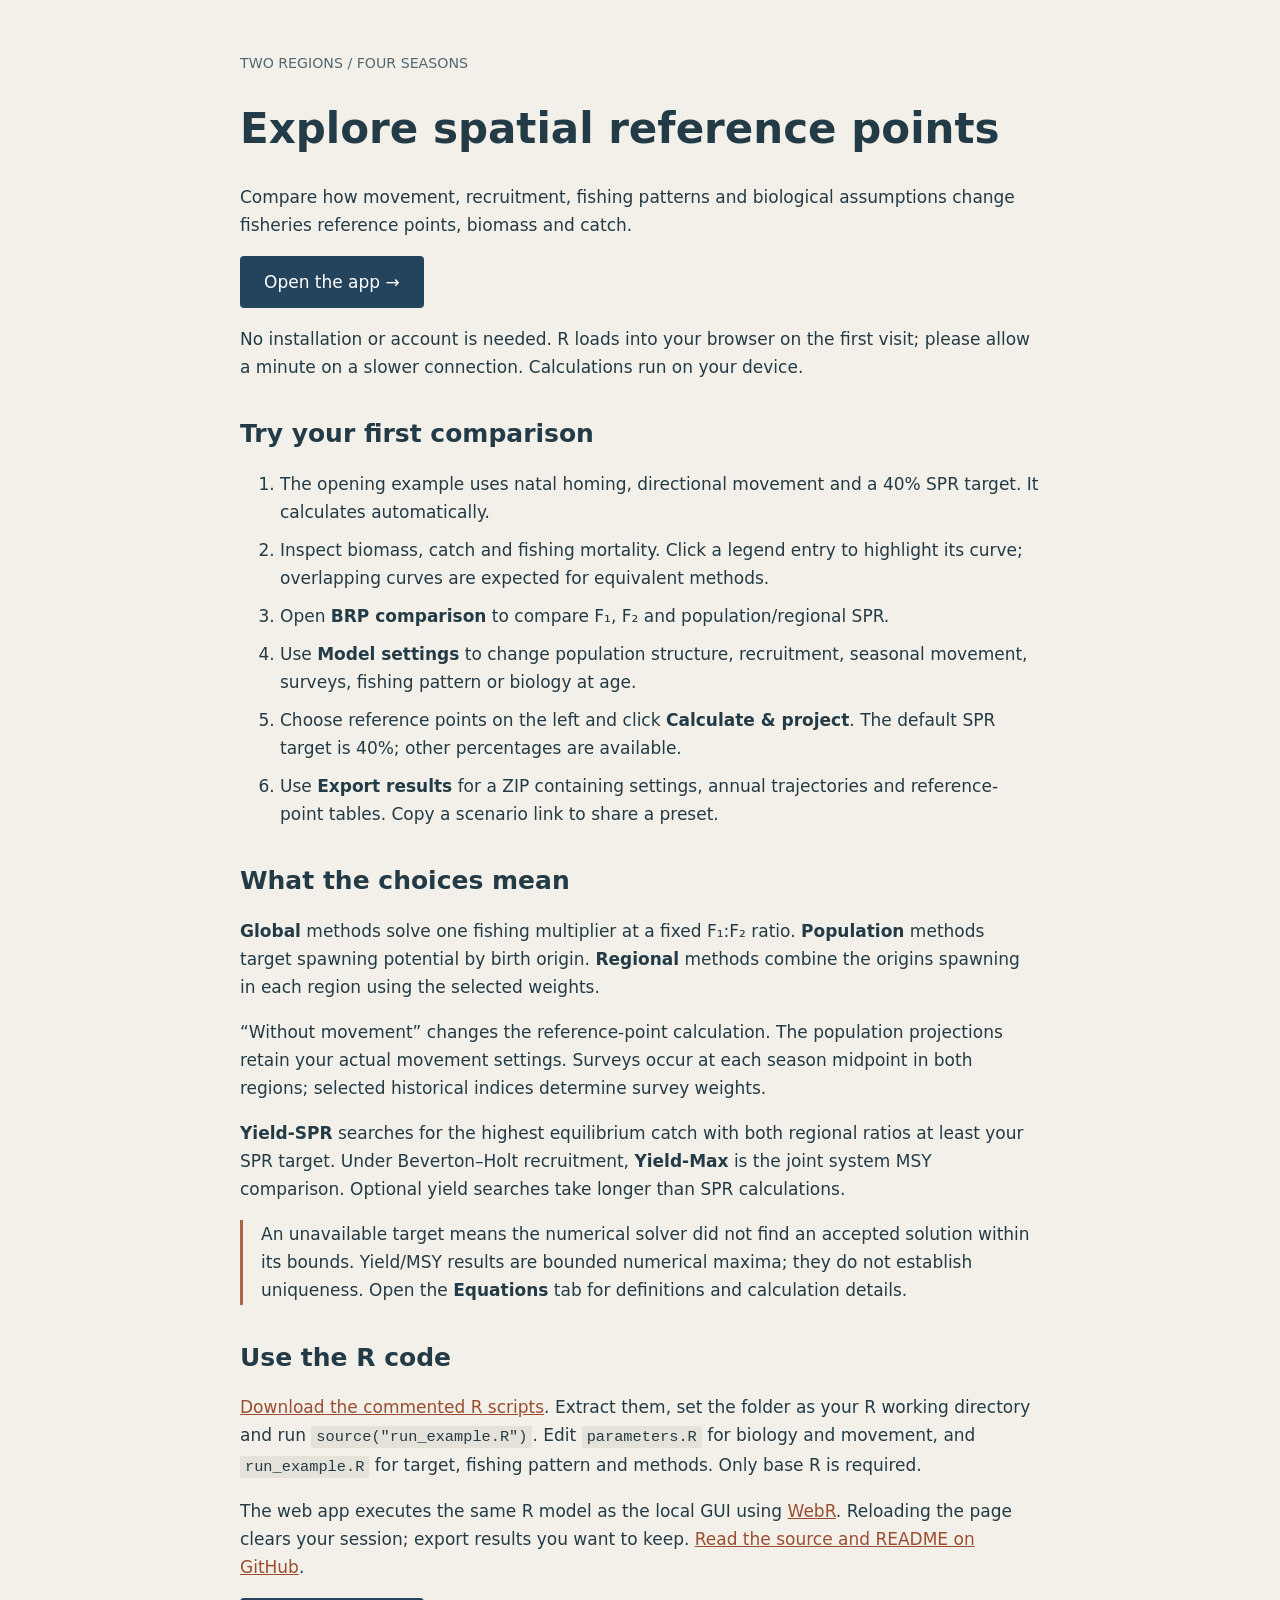
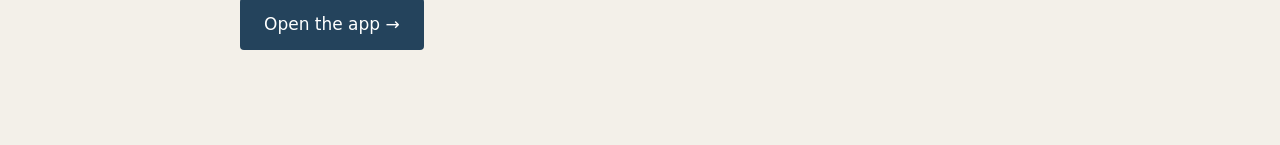
<file: web/guide.html>
<!doctype html>
<html lang="en">
<meta charset="utf-8"><meta name="viewport" content="width=device-width, initial-scale=1">
<title>Quick start · Spatial BRP explorer</title>
<style>
body{margin:0;background:#f3f0e9;color:#233b46;font:17px/1.65 system-ui,sans-serif}main{max-width:800px;margin:auto;padding:48px 24px 80px}a{color:#9b4d30}h1,h2{line-height:1.2}h1{font-size:42px}h2{margin-top:38px;font-size:25px}.button{display:inline-block;padding:12px 24px;background:#24435c;color:white;text-decoration:none;border-radius:4px}code{font-size:.9em;background:#e5e2da;padding:2px 5px}li{margin:10px 0}.note{border-left:3px solid #aa6748;padding-left:18px}small{color:#536771}
</style>
<main>
<small>TWO REGIONS / FOUR SEASONS</small>
<h1>Explore spatial reference points</h1>
<p>Compare how movement, recruitment, fishing patterns and biological assumptions change fisheries reference points, biomass and catch.</p>
<p><a class="button" href="./">Open the app →</a></p>
<p>No installation or account is needed. R loads into your browser on the first visit; please allow a minute on a slower connection. Calculations run on your device.</p>
<h2>Try your first comparison</h2>
<ol>
<li>The opening example uses natal homing, directional movement and a 40% SPR target. It calculates automatically.</li>
<li>Inspect biomass, catch and fishing mortality. Click a legend entry to highlight its curve; overlapping curves are expected for equivalent methods.</li>
<li>Open <strong>BRP comparison</strong> to compare F₁, F₂ and population/regional SPR.</li>
<li>Use <strong>Model settings</strong> to change population structure, recruitment, seasonal movement, surveys, fishing pattern or biology at age.</li>
<li>Choose reference points on the left and click <strong>Calculate &amp; project</strong>. The default SPR target is 40%; other percentages are available.</li>
<li>Use <strong>Export results</strong> for a ZIP containing settings, annual trajectories and reference-point tables. Copy a scenario link to share a preset.</li>
</ol>
<h2>What the choices mean</h2>
<p><strong>Global</strong> methods solve one fishing multiplier at a fixed F₁:F₂ ratio. <strong>Population</strong> methods target spawning potential by birth origin. <strong>Regional</strong> methods combine the origins spawning in each region using the selected weights.</p>
<p>“Without movement” changes the reference-point calculation. The population projections retain your actual movement settings. Surveys occur at each season midpoint in both regions; selected historical indices determine survey weights.</p>
<p><strong>Yield-SPR</strong> searches for the highest equilibrium catch with both regional ratios at least your SPR target. Under Beverton–Holt recruitment, <strong>Yield-Max</strong> is the joint system MSY comparison. Optional yield searches take longer than SPR calculations.</p>
<p class="note">An unavailable target means the numerical solver did not find an accepted solution within its bounds. Yield/MSY results are bounded numerical maxima; they do not establish uniqueness. Open the <strong>Equations</strong> tab for definitions and calculation details.</p>
<h2>Use the R code</h2>
<p><a href="./spatial-brp-R.zip" download>Download the commented R scripts</a>. Extract them, set the folder as your R working directory and run <code>source("run_example.R")</code>. Edit <code>parameters.R</code> for biology and movement, and <code>run_example.R</code> for target, fishing pattern and methods. Only base R is required.</p>
<p>The web app executes the same R model as the local GUI using <a href="https://docs.r-wasm.org/webr/latest/">WebR</a>. Reloading the page clears your session; export results you want to keep. <a href="https://github.com/lichengxue/spatial-brp-explorer-web">Read the source and README on GitHub</a>.</p>
<p><a class="button" href="./">Open the app →</a></p>
</main>
</html>
</file>
